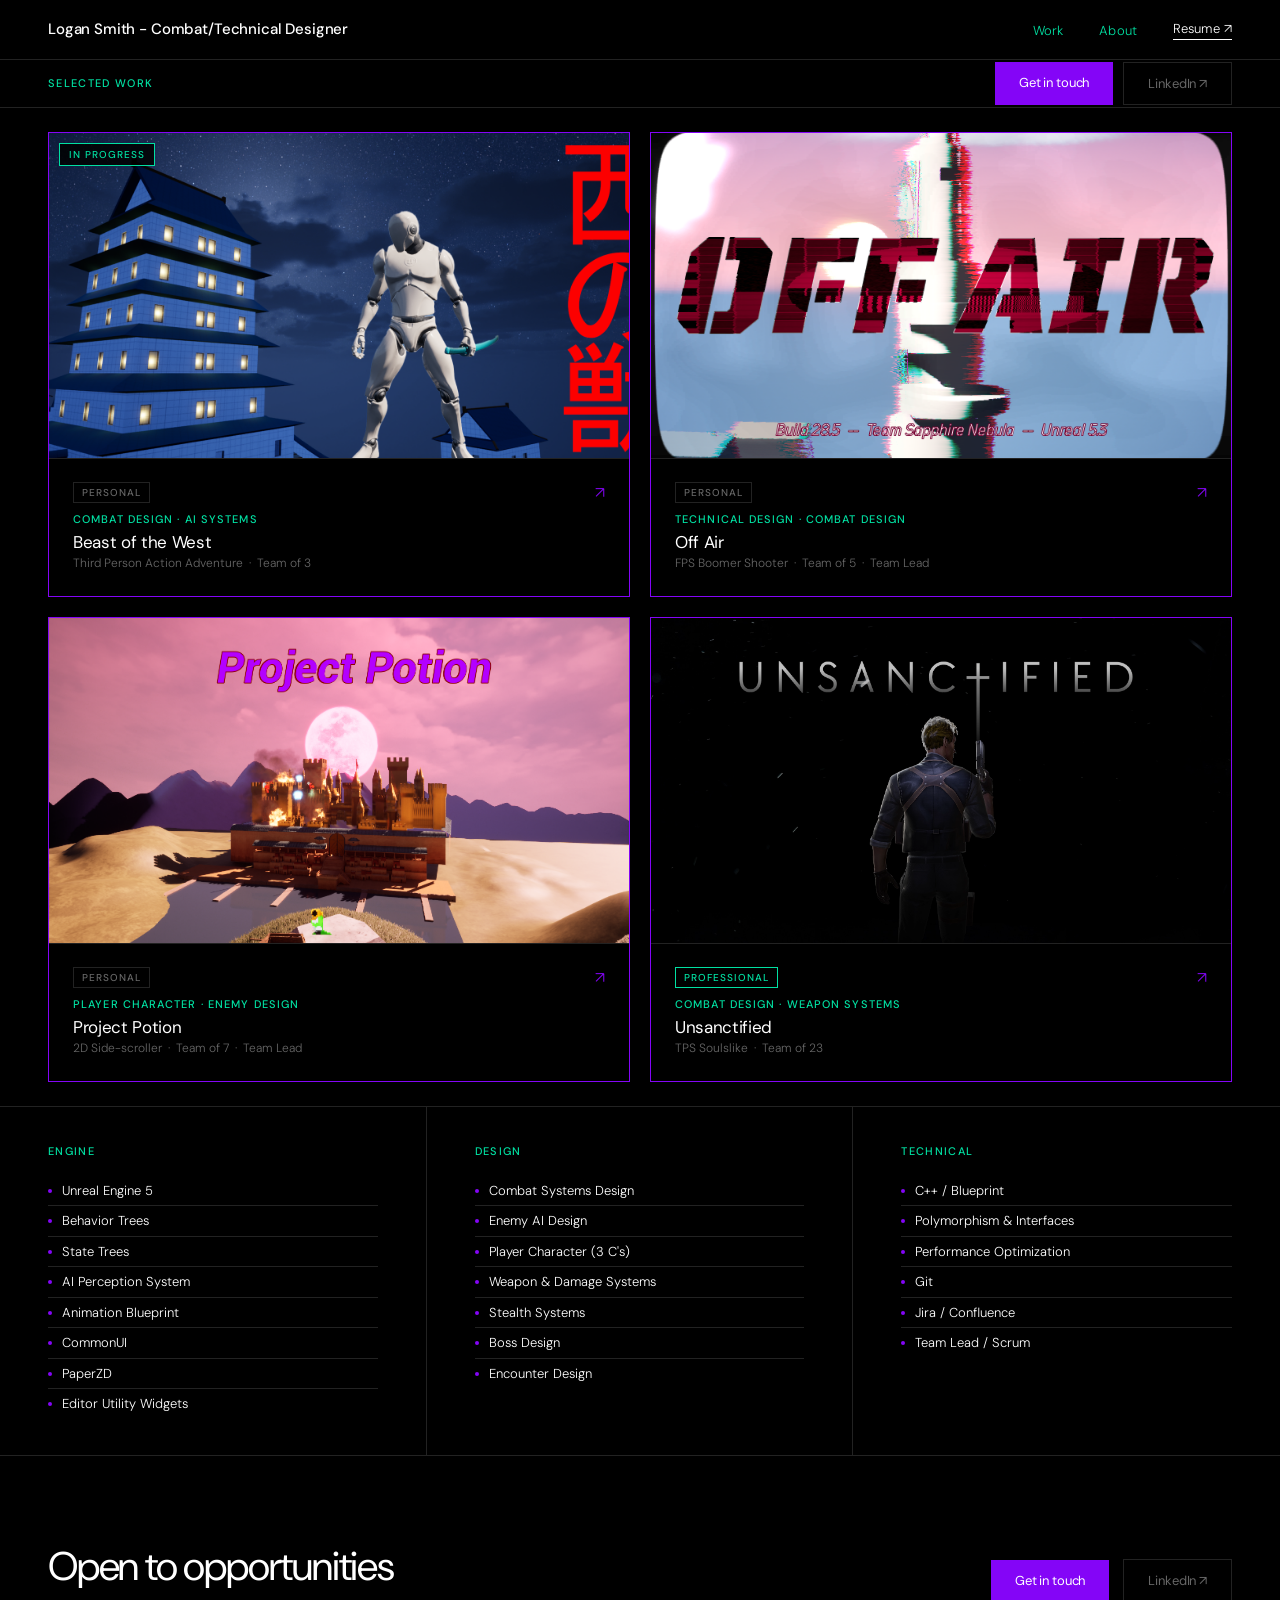
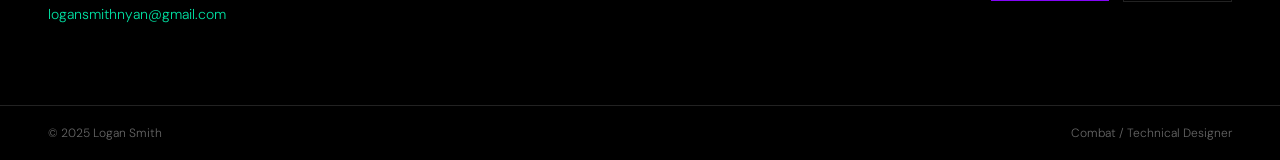
<file: index.html>
<!DOCTYPE html>
<html lang="en">
<head>
<meta charset="UTF-8">
<meta name="viewport" content="width=device-width, initial-scale=1.0">
<title>Logan Smith — Combat & Technical Designer</title>
<link rel="preconnect" href="https://fonts.googleapis.com">
<link href="https://fonts.googleapis.com/css2?family=DM+Sans:ital,wght@0,300;0,400;0,500;1,300&display=swap" rel="stylesheet">
<style>
*, *::before, *::after { box-sizing: border-box; margin: 0; padding: 0; }

:root {
  --white:   #ffffff;
  --off:     #111111;
  --black:   #000000;
  --mid:     #01E0A2;
  --light:   #666666;
  --rule:    #222222;
  --accent:  #8405F7;
  --purple:  #8405F7;
  --green:   #01E0A2;
}

html { scroll-behavior: smooth; }

body {
  background: var(--black);
  color: var(--white);
  font-family: 'DM Sans', sans-serif;
  font-weight: 300;
  line-height: 1.5;
  -webkit-font-smoothing: antialiased;
}

/* ── NAV ── */
nav {
  position: sticky; top: 0; z-index: 50;
  display: flex; align-items: center; justify-content: space-between;
  padding: 0 48px;
  height: 60px;
  background: rgba(0,0,0,0.96);
  border-bottom: 1px solid var(--rule);
  backdrop-filter: blur(8px);
}

.nav-name {
  font-size: 15px;
  font-weight: 500;
  color: var(--white);
  text-decoration: none;
  letter-spacing: -0.01em;
}

.nav-links {
  display: flex; gap: 36px;
  list-style: none; align-items: center;
}

.nav-links a {
  font-size: 13px;
  color: var(--mid);
  text-decoration: none;
  letter-spacing: 0.01em;
  transition: color 0.15s;
}

.nav-links a:hover { color: var(--white); }

.nav-links .resume {
  color: var(--white);
  border-bottom: 1px solid var(--white);
  padding-bottom: 1px;
}
.resume-dropdown {
  position: relative;
  align-self: stretch;
  display: flex;
  align-items: center;
}
.resume-dropdown .resume {
  font-size: 13px;
  color: var(--white);
  border-bottom: 1px solid var(--white);
  padding-bottom: 1px;
  cursor: default;
  user-select: none;
  letter-spacing: 0.01em;
}
.resume-menu {
  display: none;
  position: absolute;
  top: 100%;
  right: 0;
  background: rgba(0,0,0,0.96);
  border: 1px solid var(--purple);
  list-style: none;
  min-width: 160px;
  z-index: 100;
  backdrop-filter: blur(8px);
}
.resume-dropdown:hover .resume-menu,
.resume-dropdown:focus-within .resume-menu { display: block; }
.resume-menu li a {
  display: block;
  padding: 10px 16px;
  font-size: 13px;
  color: var(--light);
  text-decoration: none;
  white-space: nowrap;
  transition: color 0.15s;
}
.resume-menu li a:hover { color: var(--green); }
.resume-menu li + li { border-top: 1px solid var(--rule); }

/* ── SECTION LABEL ── */
.section-label {
  padding: 0 48px;
  height: 48px;
  font-size: 11px;
  font-weight: 500;
  letter-spacing: 0.12em;
  text-transform: uppercase;
  color: var(--mid);
  border-bottom: 1px solid var(--rule);
  display: flex;
  align-items: center;
  justify-content: space-between;
}
.section-label-actions {
  display: flex;
  gap: 10px;
  text-transform: none;
  letter-spacing: 0;
}

/* ── PROJECT GRID ── */
.projects {
  display: grid;
  grid-template-columns: repeat(2, 1fr);
  gap: 20px;
  padding: 24px 48px;
  border-bottom: 1px solid var(--rule);
}

.project-card {
  text-decoration: none;
  display: block;
  border: 1px solid var(--purple);
  position: relative;
  overflow: hidden;
  background: var(--black);
  transition: border-color 0.2s, box-shadow 0.2s;
}

.project-card:hover {
  border-color: var(--green);
  box-shadow: 0 0 16px rgba(1,224,162,0.15);
}

/* image */
.card-img {
  width: 100%;
  aspect-ratio: 16 / 9;
  background: var(--off);
  overflow: hidden;
  display: block;
  border-bottom: 1px solid var(--rule);
  position: relative;
}

.card-img img {
  width: 100%; height: 100%;
  object-fit: cover;
  display: block;
  transition: transform 0.5s ease;
}

.project-card:hover .card-img img { transform: scale(1.03); }

/* placeholder */
.img-ph {
  width: 100%; height: 100%;
  display: flex; flex-direction: column;
  align-items: center; justify-content: center; gap: 6px;
  background: #0a0a0a;
}

.img-ph span {
  font-size: 11px; color: var(--light);
  letter-spacing: 0.08em;
}

.img-ph code {
  font-size: 10px; color: #333;
}

/* wip tag */
.tag-wip {
  position: absolute; top: 10px; left: 10px;
  font-size: 10px; font-weight: 500;
  letter-spacing: 0.1em; text-transform: uppercase;
  color: var(--green);
  background: rgba(0,0,0,0.85);
  border: 1px solid var(--green);
  padding: 3px 9px;
}

/* personal / professional tags */
.tag-personal,
.tag-pro {
  display: inline-block;
  font-size: 10px; font-weight: 500;
  letter-spacing: 0.1em; text-transform: uppercase;
  padding: 2px 8px;
  margin-bottom: 8px;
}
.tag-personal {
  color: var(--light);
  border: 1px solid var(--rule);
}
.tag-pro {
  color: var(--green);
  border: 1px solid var(--green);
}

/* card info */
.card-info {
  padding: 20px 24px 24px;
  display: flex;
  align-items: flex-start;
  justify-content: space-between;
  gap: 16px;
}

.card-text { flex: 1; }

.card-genre {
  font-size: 11px;
  font-weight: 500;
  letter-spacing: 0.1em;
  text-transform: uppercase;
  color: var(--green);
  margin-bottom: 4px;
}

.card-title {
  font-size: 17px;
  font-weight: 400;
  letter-spacing: -0.02em;
  color: var(--white);
  margin-bottom: 2px;
  line-height: 1.2;
}

.card-sub {
  font-size: 12px;
  color: var(--light);
}

.card-arrow {
  font-size: 16px;
  color: var(--purple);
  transition: color 0.15s, transform 0.2s;
  margin-top: 2px;
  flex-shrink: 0;
}

.project-card:hover .card-arrow {
  color: var(--green);
  transform: translate(2px, -2px);
}

/* ── SKILLS ROW ── */
.skills-row {
  display: grid;
  grid-template-columns: repeat(3, 1fr);
  border-bottom: 1px solid var(--rule);
}

.skill-col {
  padding: 36px 48px;
  border-right: 1px solid var(--rule);
}
.skill-col:last-child { border-right: none; }

.skill-col h3 {
  font-size: 11px;
  font-weight: 500;
  letter-spacing: 0.12em;
  text-transform: uppercase;
  color: var(--green);
  margin-bottom: 16px;
}

.skill-col ul { list-style: none; }

.skill-col li {
  font-size: 13px;
  color: var(--white);
  padding: 5px 0;
  border-bottom: 1px solid var(--rule);
  display: flex;
  align-items: center;
  gap: 10px;
}

.skill-col li:last-child { border-bottom: none; }

.skill-col li::before {
  content: '';
  display: block;
  width: 4px; height: 4px;
  border-radius: 50%;
  background: var(--purple);
  flex-shrink: 0;
}

/* ── CONTACT ── */
.contact {
  padding: 80px 48px;
  display: flex;
  align-items: center;
  justify-content: space-between;
  gap: 40px;
  flex-wrap: wrap;
  border-bottom: 1px solid var(--rule);
}

.contact h2 {
  font-size: clamp(24px, 3.5vw, 40px);
  font-weight: 400;
  letter-spacing: -0.03em;
  color: var(--white);
  margin-bottom: 8px;
}

.contact p {
  font-size: 14px;
  color: var(--green);
}

.contact-links {
  display: flex; gap: 14px; flex-wrap: wrap; align-items: center;
}

.btn {
  font-size: 13px;
  font-weight: 400;
  text-decoration: none;
  padding: 11px 24px;
  transition: all 0.18s;
  display: inline-block;
  letter-spacing: -0.01em;
}

.btn-dark {
  background: var(--purple); color: var(--white);
}
.btn-dark:hover { background: var(--green); color: var(--black); }

.btn-outline {
  border: 1px solid var(--rule); color: var(--light);
}
.btn-outline:hover { border-color: var(--purple); color: var(--white); }

/* ── FOOTER ── */
footer {
  padding: 18px 48px;
  display: flex;
  justify-content: space-between;
  align-items: center;
  font-size: 12px;
  color: var(--light);
}

/* ── RESPONSIVE ── */
@media (max-width: 800px) {
  nav, .intro, .section-label, .contact, footer { padding-left: 20px; padding-right: 20px; }
  .section-label { height: auto; padding-top: 14px; padding-bottom: 14px; flex-wrap: wrap; gap: 12px; }
  .intro { flex-direction: column; align-items: flex-start; padding-top: 48px; padding-bottom: 40px; }
  .intro-right { display: none; }
  .projects { grid-template-columns: 1fr; }
  .skills-row { grid-template-columns: 1fr; }
  .skill-col { padding: 28px 20px; border-right: none; }
  .contact { flex-direction: column; align-items: flex-start; }
}
</style>
</head>
<body>

<nav>
  <a href="index.html" class="nav-name">Logan Smith - Combat/Technical Designer</a>
  <ul class="nav-links">
    <li><a href="index.html">Work</a></li>
    <li><a href="about.html">About</a></li>
    <li class="resume-dropdown">
      <span class="resume">Resume ↗</span>
      <ul class="resume-menu">
        <li><a href="game-design-resume.pdf?v=2" target="_blank">Game Design</a></li>
        <li><a href="test-engineer-resume.pdf" target="_blank">Test Engineer</a></li>
      </ul>
    </li>
  </ul>
</nav>

<div class="section-label">
  Selected Work
  <div class="section-label-actions">
    <a href="mailto:logansmithnyan@gmail.com" class="btn btn-dark">Get in touch</a>
    <a href="https://www.linkedin.com/in/logan-smith-73a0a2197/" target="_blank" class="btn btn-outline">LinkedIn ↗</a>
  </div>
</div>

<div class="projects">

  <a href="beast-of-the-west.html" class="project-card">
    <div class="card-img">
      <!-- To add image: save a screenshot, then replace the img-ph div below with:
           <img src="images/beast-of-the-west.jpg" alt="Beast of the West"> -->
      <div class="img-ph">
        <!--
        <span>Add screenshot</span>
        <code>images/beast-of-the-west.jpg</code>
        -->
        <img src="images/beast-of-the-west.png" alt="Beast of the West">
      </div>
      <span class="tag-wip">In Progress</span>
    </div>
    <div class="card-info">
      <div class="card-text">
        <span class="tag-personal">Personal</span>
        <div class="card-genre">Combat Design · AI Systems</div>
        <div class="card-title">Beast of the West</div>
        <div class="card-sub">Third Person Action Adventure &nbsp;·&nbsp; Team of 3</div>
      </div>
      <span class="card-arrow">↗</span>
    </div>
  </a>

  <a href="off-air.html" class="project-card">
    <div class="card-img">
      <!-- <span>Add screenshot</span>
        <code>images/off-air.jpg</code> -->
      <div class="img-ph">
        <img src="images/off-air.png" alt="Off Air">
      </div>
    </div>
    <div class="card-info">
      <div class="card-text">
        <span class="tag-personal">Personal</span>
        <div class="card-genre">Technical Design · Combat Design</div>
        <div class="card-title">Off Air</div>
        <div class="card-sub">FPS Boomer Shooter &nbsp;·&nbsp; Team of 5 &nbsp;·&nbsp; Team Lead</div>
      </div>
      <span class="card-arrow">↗</span>
    </div>
  </a>

  <a href="project-potion.html" class="project-card">
    <div class="card-img">
      <!-- <img src="images/project-potion.jpg" alt="Project Potion"> -->
      <div class="img-ph">
        <img src="images/project-potion.png" alt="Project Potion">
      </div>
    </div>
    <div class="card-info">
      <div class="card-text">
        <span class="tag-personal">Personal</span>
        <div class="card-genre">Player Character · Enemy Design</div>
        <div class="card-title">Project Potion</div>
        <div class="card-sub">2D Side-scroller &nbsp;·&nbsp; Team of 7 &nbsp;·&nbsp; Team Lead</div>
      </div>
      <span class="card-arrow">↗</span>
    </div>
  </a>

  <a href="unsanctified.html" class="project-card">
    <div class="card-img">
      <!-- <img src="images/unsanctified.jpg" alt="Unsanctified"> -->
      <div class="img-ph">
        <img src="images/unsanctified.png" alt="Unsanctified">
      </div>
    </div>
    <div class="card-info">
      <div class="card-text">
        <span class="tag-pro">Professional</span>
        <div class="card-genre">Combat Design · Weapon Systems</div>
        <div class="card-title">Unsanctified</div>
        <div class="card-sub">TPS Soulslike &nbsp;·&nbsp; Team of 23</div>
      </div>
      <span class="card-arrow">↗</span>
    </div>
  </a>

</div>

<div class="skills-row">
  <div class="skill-col">
    <h3>Engine</h3>
    <ul>
      <li>Unreal Engine 5</li>
      <li>Behavior Trees</li>
      <li>State Trees</li>
      <li>AI Perception System</li>
      <li>Animation Blueprint</li>
      <li>CommonUI</li>
      <li>PaperZD</li>
      <li>Editor Utility Widgets</li>
    </ul>
  </div>
  <div class="skill-col">
    <h3>Design</h3>
    <ul>
      <li>Combat Systems Design</li>
      <li>Enemy AI Design</li>
      <li>Player Character (3 C's)</li>
      <li>Weapon &amp; Damage Systems</li>
      <li>Stealth Systems</li>
      <li>Boss Design</li>
      <li>Encounter Design</li>
    </ul>
  </div>
  <div class="skill-col">
    <h3>Technical</h3>
    <ul>
      <li>C++ / Blueprint</li>
      <li>Polymorphism &amp; Interfaces</li>
      <li>Performance Optimization</li>
      <li>Git</li>
      <li>Jira / Confluence</li>
      <li>Team Lead / Scrum</li>
    </ul>
  </div>
</div>

<div class="contact">
  <div>
    <h2>Open to opportunities</h2>
    <p>logansmithnyan@gmail.com</p>
  </div>
  <div class="contact-links">
    <a href="mailto:logansmithnyan@gmail.com" class="btn btn-dark">Get in touch</a>
    <a href="https://www.linkedin.com/in/logan-smith-73a0a2197/" target="_blank" class="btn btn-outline">LinkedIn ↗</a>
  </div>
</div>

<footer>
  <span>© 2025 Logan Smith</span>
  <span>Combat / Technical Designer</span>
</footer>

</body>
</html>
</file>
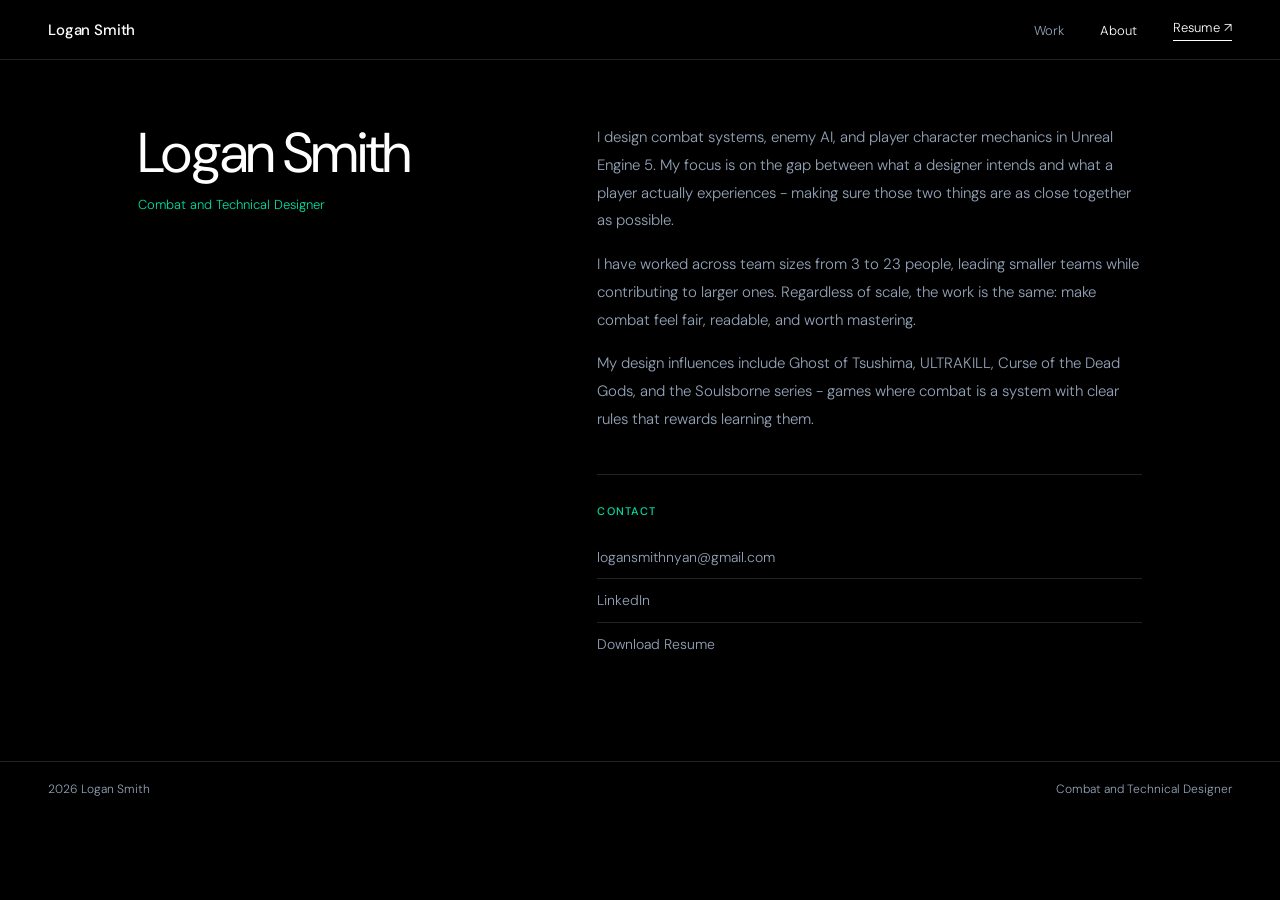
<file: about.html>
<!DOCTYPE html>
<html lang="en">
<head>
<meta charset="UTF-8">
<meta name="viewport" content="width=device-width, initial-scale=1.0">
<title>About - Logan Smith</title>
<link rel="preconnect" href="https://fonts.googleapis.com">
<link href="https://fonts.googleapis.com/css2?family=DM+Sans:ital,wght@0,300;0,400;0,500;1,300&display=swap" rel="stylesheet">
<link rel="stylesheet" href="project-style.css">
<style>
.about-wrap { max-width:1100px; margin:0 auto; padding:64px 48px 96px; display:grid; grid-template-columns:1fr 1.5fr; gap:96px; align-items:start; }
.about-l h1 { font-size:clamp(36px,5vw,56px); font-weight:400; letter-spacing:-0.03em; line-height:1.05; color:var(--white); margin-bottom:12px; }
.about-role { font-size:13px; color:var(--green); margin-bottom:36px; }
.about-r p { font-size:15px; color:var(--light); line-height:1.85; margin-bottom:16px; }
.contact-block { margin-top:40px; border-top:1px solid var(--rule); padding-top:28px; }
.contact-block h3 { font-size:11px; font-weight:500; letter-spacing:0.12em; text-transform:uppercase; color:var(--green); margin-bottom:16px; }
.contact-block a { display:block; font-size:14px; color:var(--light); text-decoration:none; padding:10px 0; border-bottom:1px solid var(--rule); transition:color 0.15s; }
.contact-block a:hover { color:var(--green); }
.contact-block a:last-child { border-bottom:none; }
@media(max-width:768px) { .about-wrap { grid-template-columns:1fr; gap:40px; padding:40px 20px 60px; } }
@media(max-width:768px) { .about-wrap { grid-template-columns:1fr; gap:40px; padding:40px 20px 60px; } }
</style>
</head>
<body>
<nav>
  <a href="index.html" class="nav-name">Logan Smith</a>
  <ul class="nav-links">
    <li><a href="index.html">Work</a></li>
    <li><a href="about.html" style="color:var(--white)">About</a></li>
    <li class="resume-dropdown">
      <span class="resume">Resume ↗</span>
      <ul class="resume-menu">
        <li><a href="game-design-resume.pdf?v=2" target="_blank">Game Design</a></li>
        <li><a href="test-engineer-resume.pdf" target="_blank">Test Engineer</a></li>
      </ul>
    </li>
  </ul>
</nav>
<div class="about-wrap">
  <div class="about-l">
    <h1>Logan Smith</h1>
    <div class="about-role">Combat and Technical Designer</div>
  </div>
  <div class="about-r">
    <p>I design combat systems, enemy AI, and player character mechanics in Unreal Engine 5. My focus is on the gap between what a designer intends and what a player actually experiences - making sure those two things are as close together as possible.</p>
    <p>I have worked across team sizes from 3 to 23 people, leading smaller teams while contributing to larger ones. Regardless of scale, the work is the same: make combat feel fair, readable, and worth mastering.</p>
    <p>My design influences include Ghost of Tsushima, ULTRAKILL, Curse of the Dead Gods, and the Soulsborne series - games where combat is a system with clear rules that rewards learning them.</p>
    <div class="contact-block">
      <h3>Contact</h3>
      <a href="mailto:logansmithnyan@gmail.com">logansmithnyan@gmail.com</a>
      <a href="https://www.linkedin.com/in/logan-smith-73a0a2197/" target="_blank">LinkedIn</a>
      <a href="game-design-resume.pdf?v=2" target="_blank">Download Resume</a>
    </div>
  </div>
</div>
<div class="project-footer" style="padding-left:48px; padding-right:48px;">
  <span>2026 Logan Smith</span>
  <span>Combat and Technical Designer</span>
</div>
</body>
</html>
</file>
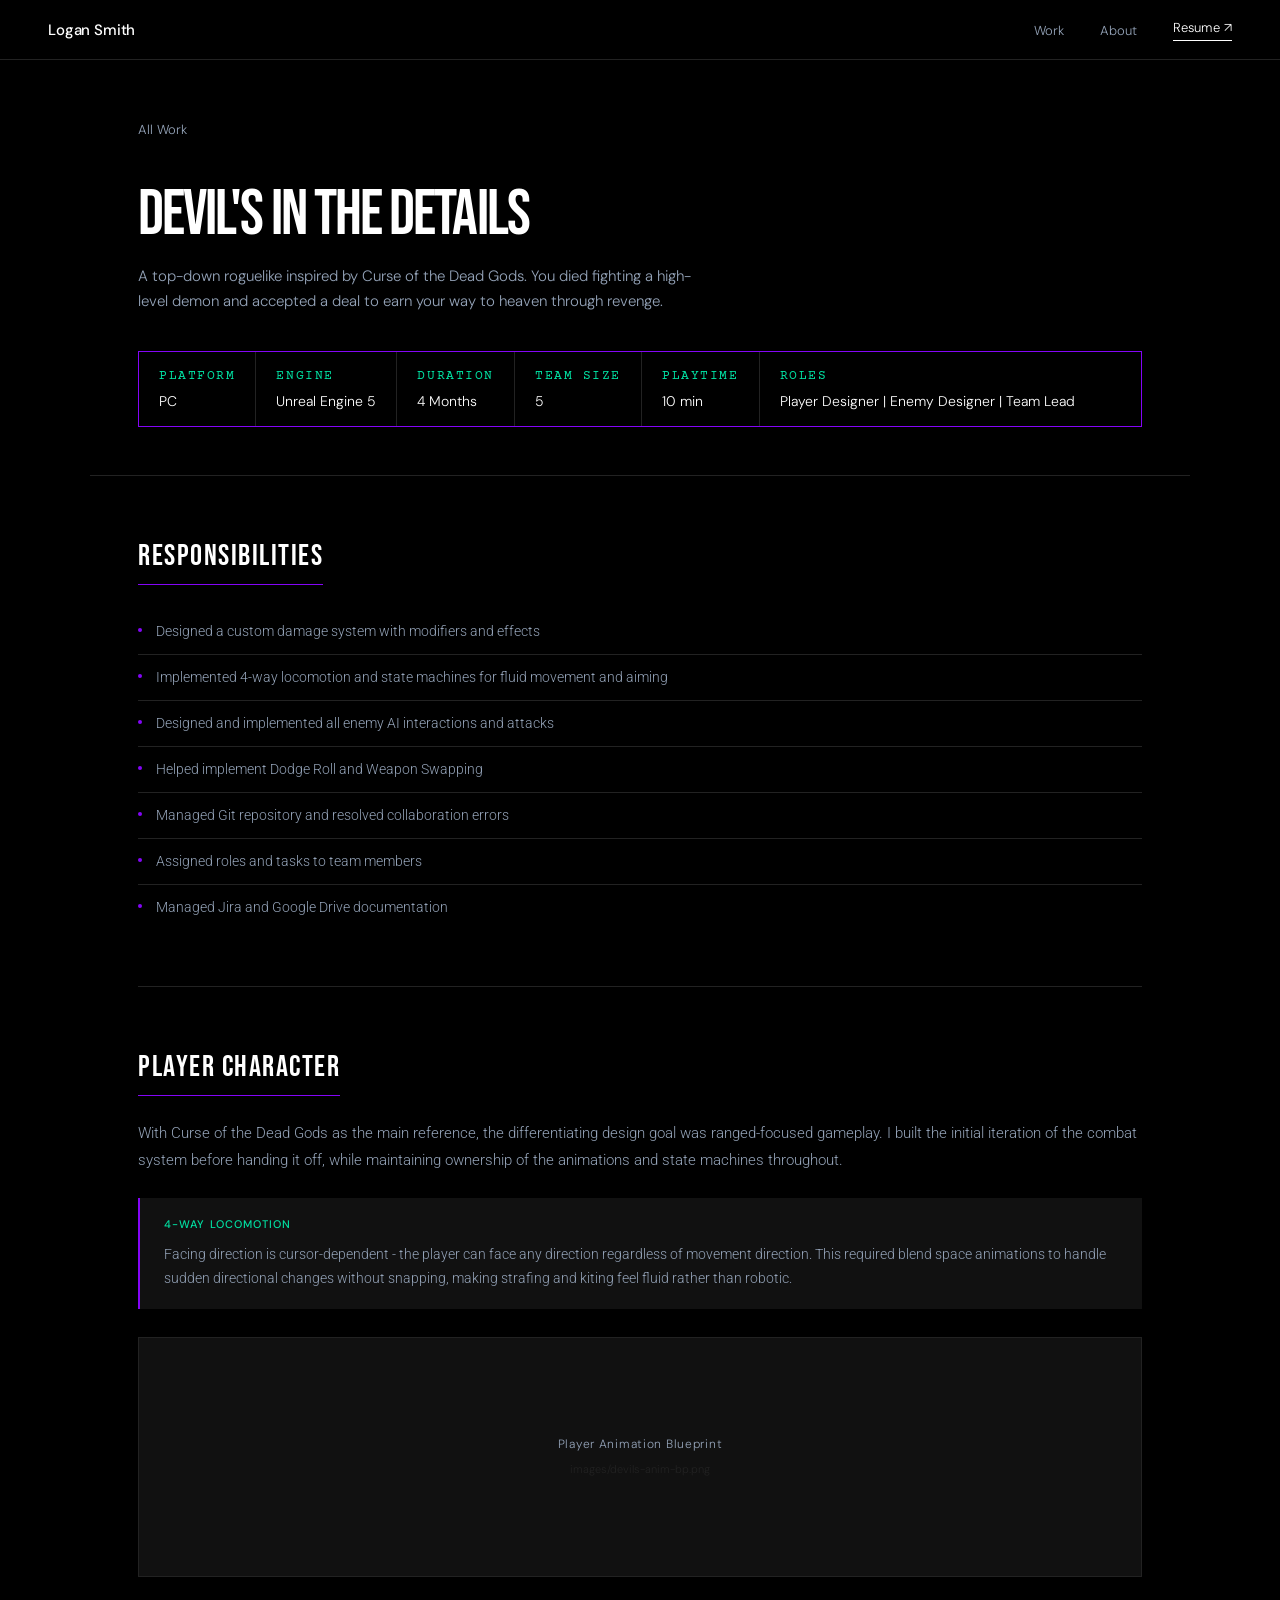
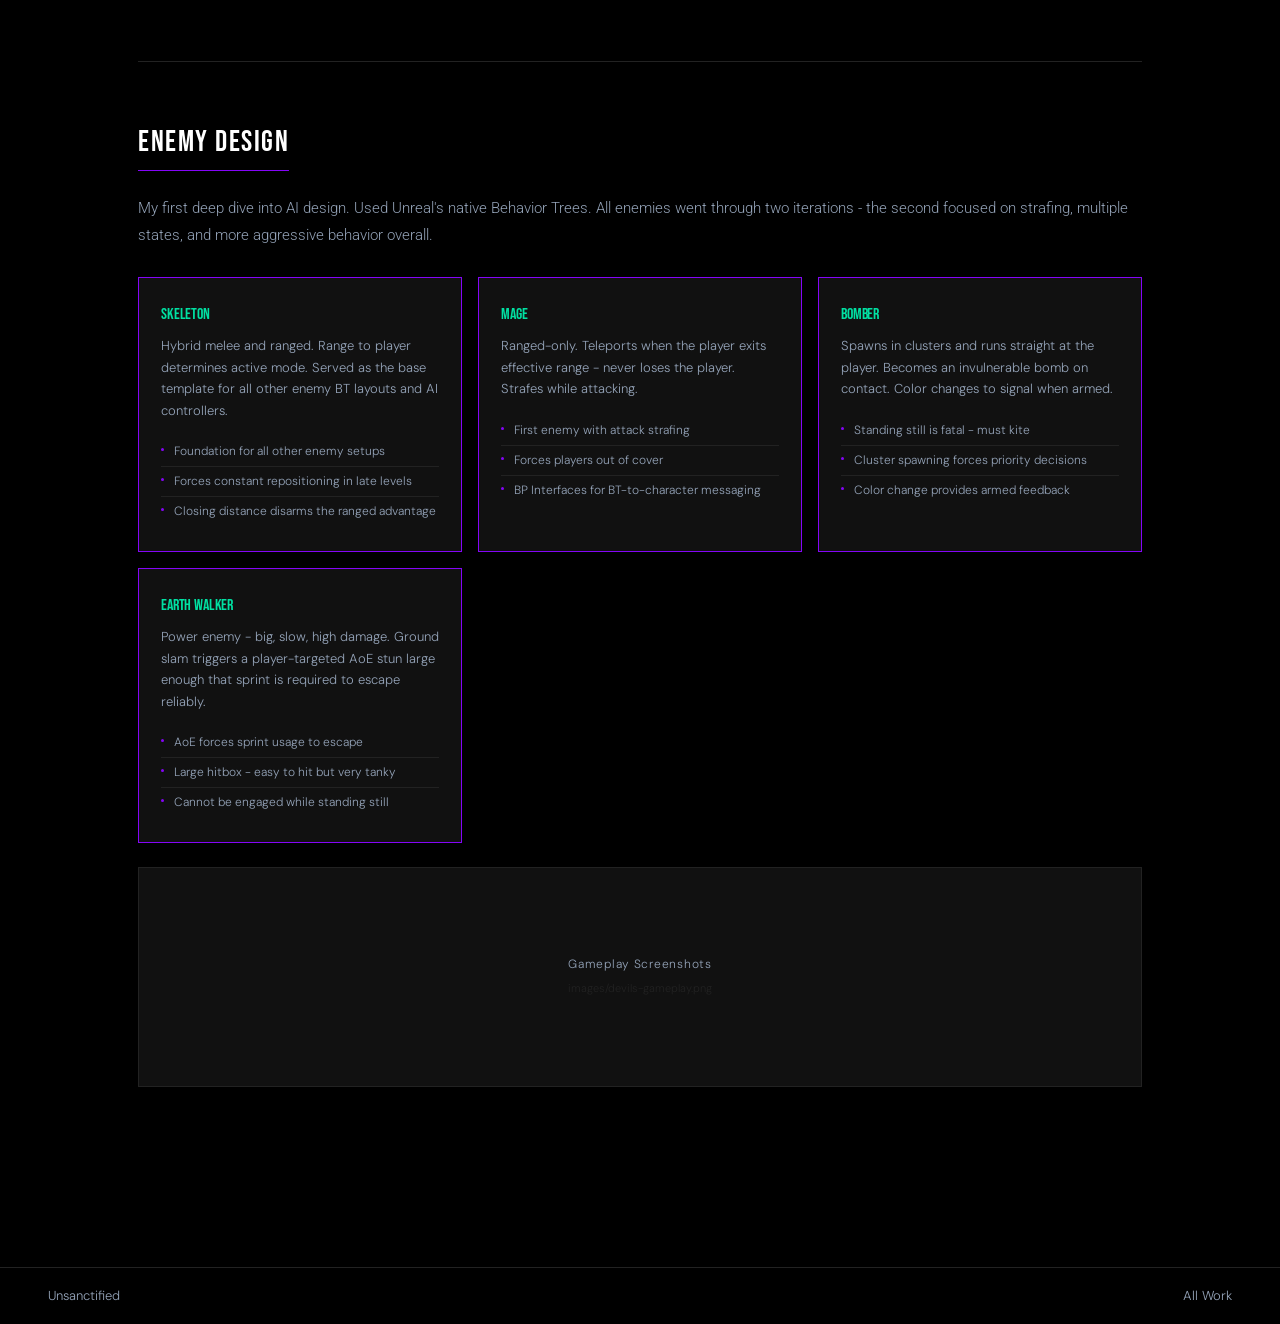
<file: devils-in-the-details.html>
<!DOCTYPE html>
<html lang="en">
<head>
<meta charset="UTF-8">
<meta name="viewport" content="width=device-width, initial-scale=1.0">
<title>Devil's in the Details - Logan Smith</title>
<link rel="preconnect" href="https://fonts.googleapis.com">
<link href="https://fonts.googleapis.com/css2?family=DM+Sans:ital,wght@0,300;0,400;0,500;1,300&display=swap" rel="stylesheet">
<link rel="stylesheet" href="project-style.css">
</head>
<body>
<nav>
  <a href="index.html" class="nav-name">Logan Smith</a>
  <ul class="nav-links">
    <li><a href="index.html">Work</a></li>
    <li><a href="about.html">About</a></li>
    <li class="resume-dropdown">
      <span class="resume">Resume ↗</span>
      <ul class="resume-menu">
        <li><a href="game-design-resume.pdf?v=2" target="_blank">Game Design</a></li>
        <li><a href="test-engineer-resume.pdf" target="_blank">Test Engineer</a></li>
      </ul>
    </li>
  </ul>
</nav>
<div class="project-hero">
  <a href="index.html" class="back-link">All Work</a>
  <h1 class="project-title">Devil's in the Details</h1>
  <p class="project-tagline">A top-down roguelike inspired by Curse of the Dead Gods. You died fighting a high-level demon and accepted a deal to earn your way to heaven through revenge.</p>
  <div class="meta-bar">
    <div class="meta-item"><span class="label">Platform</span><span class="value">PC</span></div>
    <div class="meta-item"><span class="label">Engine</span><span class="value">Unreal Engine 5</span></div>
    <div class="meta-item"><span class="label">Duration</span><span class="value">4 Months</span></div>
    <div class="meta-item"><span class="label">Team Size</span><span class="value">5</span></div>
    <div class="meta-item"><span class="label">Playtime</span><span class="value">10 min</span></div>
    <div class="meta-item"><span class="label">Roles</span><span class="value">Player Designer | Enemy Designer | Team Lead</span></div>
  </div>
</div>
<div class="project-content">
  <div class="content-section">
    <h2 class="section-heading">Responsibilities</h2>
    <ul class="resp-list">
      <li>Designed a custom damage system with modifiers and effects</li>
      <li>Implemented 4-way locomotion and state machines for fluid movement and aiming</li>
      <li>Designed and implemented all enemy AI interactions and attacks</li>
      <li>Helped implement Dodge Roll and Weapon Swapping</li>
      <li>Managed Git repository and resolved collaboration errors</li>
      <li>Assigned roles and tasks to team members</li>
      <li>Managed Jira and Google Drive documentation</li>
    </ul>
  </div>
  <div class="content-section">
    <h2 class="section-heading">Player Character</h2>
    <p class="body-text">With Curse of the Dead Gods as the main reference, the differentiating design goal was ranged-focused gameplay. I built the initial iteration of the combat system before handing it off, while maintaining ownership of the animations and state machines throughout.</p>
    <div class="callout">
      <div class="callout-title">4-Way Locomotion</div>
      <p>Facing direction is cursor-dependent - the player can face any direction regardless of movement direction. This required blend space animations to handle sudden directional changes without snapping, making strafing and kiting feel fluid rather than robotic.</p>
    </div>
    <div class="img-placeholder" style="height:240px;">
      <div class="ph-l">Player Animation Blueprint</div>
      <div class="ph-s">images/devils-anim-bp.png</div>
    </div>
  </div>
  <div class="content-section">
    <h2 class="section-heading">Enemy Design</h2>
    <p class="body-text">My first deep dive into AI design. Used Unreal's native Behavior Trees. All enemies went through two iterations - the second focused on strafing, multiple states, and more aggressive behavior overall.</p>
    <div class="enemy-grid">
      <div class="enemy-card">
        <div class="enemy-name">Skeleton</div>
        <div class="enemy-desc">Hybrid melee and ranged. Range to player determines active mode. Served as the base template for all other enemy BT layouts and AI controllers.</div>
        <ul class="enemy-traits">
          <li>Foundation for all other enemy setups</li>
          <li>Forces constant repositioning in late levels</li>
          <li>Closing distance disarms the ranged advantage</li>
        </ul>
      </div>
      <div class="enemy-card">
        <div class="enemy-name">Mage</div>
        <div class="enemy-desc">Ranged-only. Teleports when the player exits effective range - never loses the player. Strafes while attacking.</div>
        <ul class="enemy-traits">
          <li>First enemy with attack strafing</li>
          <li>Forces players out of cover</li>
          <li>BP Interfaces for BT-to-character messaging</li>
        </ul>
      </div>
      <div class="enemy-card">
        <div class="enemy-name">Bomber</div>
        <div class="enemy-desc">Spawns in clusters and runs straight at the player. Becomes an invulnerable bomb on contact. Color changes to signal when armed.</div>
        <ul class="enemy-traits">
          <li>Standing still is fatal - must kite</li>
          <li>Cluster spawning forces priority decisions</li>
          <li>Color change provides armed feedback</li>
        </ul>
      </div>
      <div class="enemy-card">
        <div class="enemy-name">Earth Walker</div>
        <div class="enemy-desc">Power enemy - big, slow, high damage. Ground slam triggers a player-targeted AoE stun large enough that sprint is required to escape reliably.</div>
        <ul class="enemy-traits">
          <li>AoE forces sprint usage to escape</li>
          <li>Large hitbox - easy to hit but very tanky</li>
          <li>Cannot be engaged while standing still</li>
        </ul>
      </div>
    </div>
    <div class="img-placeholder" style="height:220px; margin-top:24px;">
      <div class="ph-l">Gameplay Screenshots</div>
      <div class="ph-s">images/devils-gameplay.png</div>
    </div>
  </div>
</div>
<div class="project-footer">
  <a href="unsanctified.html">Unsanctified</a>
  <a href="index.html">All Work</a>
</div>
</body>
</html>
</file>
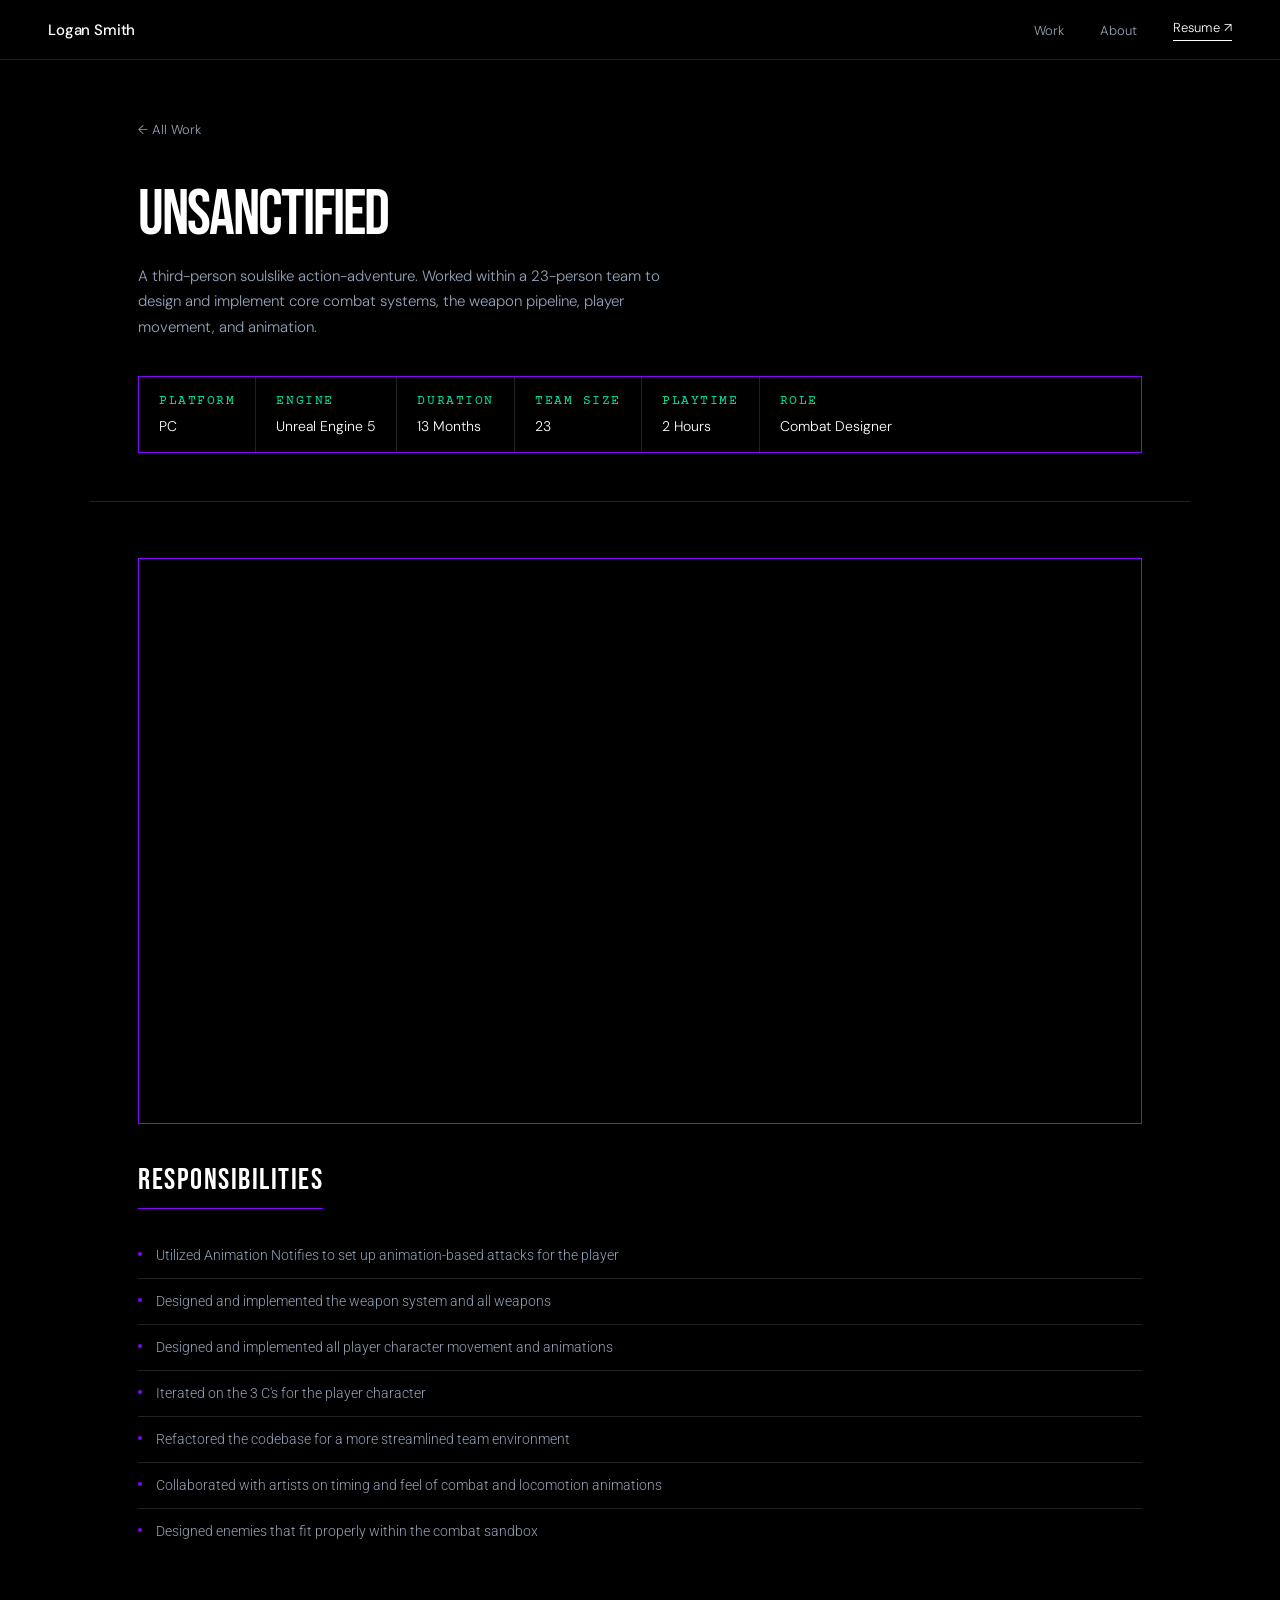
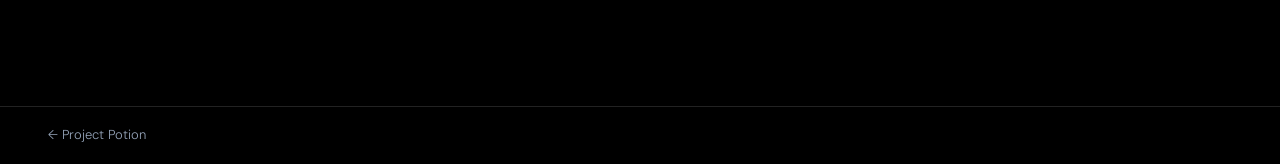
<file: unsanctified.html>
<!DOCTYPE html>
<html lang="en">
<head>
<meta charset="UTF-8">
<meta name="viewport" content="width=device-width, initial-scale=1.0">
<title>Unsanctified - Logan Smith</title>
<link rel="preconnect" href="https://fonts.googleapis.com">
<link href="https://fonts.googleapis.com/css2?family=DM+Sans:ital,wght@0,300;0,400;0,500;1,300&display=swap" rel="stylesheet">
<link rel="stylesheet" href="project-style.css">
<style>
  .project-video-box {
    margin-bottom: 32px;
  }
  .video-wrapper {
    position: relative;
    padding-bottom: 56.25%;
    height: 0;
    overflow: hidden;
    border: 1px solid var(--purple);
  }
  .video-wrapper iframe {
    position: absolute;
    top: 0;
    left: 0;
    width: 100%;
    height: 100%;
    border: none;
    display: block;
  }
</style>
</head>
<body>
<nav>
  <a href="index.html" class="nav-name">Logan Smith</a>
  <ul class="nav-links">
    <li><a href="index.html">Work</a></li>
    <li><a href="about.html">About</a></li>
    <li class="resume-dropdown">
      <span class="resume">Resume ↗</span>
      <ul class="resume-menu">
        <li><a href="game-design-resume.pdf?v=2" target="_blank">Game Design</a></li>
        <li><a href="test-engineer-resume.pdf" target="_blank">Test Engineer</a></li>
      </ul>
    </li>
  </ul>
</nav>
<div class="project-hero">
  <a href="index.html" class="back-link">← All Work</a>
  <h1 class="project-title">Unsanctified</h1>
  <p class="project-tagline">A third-person soulslike action-adventure. Worked within a 23-person team to design and implement core combat systems, the weapon pipeline, player movement, and animation.</p>
  <div class="meta-bar">
    <div class="meta-item"><span class="label">Platform</span><span class="value">PC</span></div>
    <div class="meta-item"><span class="label">Engine</span><span class="value">Unreal Engine 5</span></div>
    <div class="meta-item"><span class="label">Duration</span><span class="value">13 Months</span></div>
    <div class="meta-item"><span class="label">Team Size</span><span class="value">23</span></div>
    <div class="meta-item"><span class="label">Playtime</span><span class="value">2 Hours</span></div>
    <div class="meta-item"><span class="label">Role</span><span class="value">Combat Designer</span></div>
  </div>
</div>
<div class="project-content">
  <div class="content-section">
    <div class="project-video-box">
      <div class="video-wrapper">
        <iframe src="https://www.youtube.com/embed/6RT54vY_SB8?" allow="acceleromerator; fullscreen" allowfullscreen></iframe>
      </div>
    </div>
    <h2 class="section-heading">Responsibilities</h2>
    <ul class="resp-list">
      <li>Utilized Animation Notifies to set up animation-based attacks for the player</li>
      <li>Designed and implemented the weapon system and all weapons</li>
      <li>Designed and implemented all player character movement and animations</li>
      <li>Iterated on the 3 C's for the player character</li>
      <li>Refactored the codebase for a more streamlined team environment</li>
      <li>Collaborated with artists on timing and feel of combat and locomotion animations</li>
      <li>Designed enemies that fit properly within the combat sandbox</li>
    </ul>
  </div>
</div>
<div class="project-footer">
  <a href="project-potion.html">← Project Potion</a>
</div>
</body>
</html>
</file>
<file: project-style.css>
@import url('https://fonts.googleapis.com/css2?family=Bebas+Neue&family=Roboto:wght@300;400;500&family=Courier+Prime:wght@400;700&display=swap');

*, *::before, *::after { box-sizing: border-box; margin: 0; padding: 0; }

:root {
  --white:  #ffffff;
  --off:    #111111;
  --black:  #000000;
  --mid:    #01E0A2;
  --light:  #94A3B8;
  --rule:   #222222;
  --purple: #8405F7;
  --green:  #01E0A2;
}

html { scroll-behavior: smooth; }

body {
  background: var(--black);
  color: var(--white);
  font-family: 'DM Sans', sans-serif;
  font-weight: 300;
  line-height: 1.6;
  -webkit-font-smoothing: antialiased;
}

/* NAV */
nav {
  position: sticky; top: 0; z-index: 50;
  display: flex; align-items: center; justify-content: space-between;
  padding: 0 48px; height: 60px;
  background: rgba(0,0,0,0.96);
  border-bottom: 1px solid var(--rule);
  backdrop-filter: blur(8px);
}

.nav-name {
  font-size: 15px; font-weight: 500;
  color: var(--white); text-decoration: none;
  letter-spacing: -0.01em;
}

.nav-links { display: flex; gap: 36px; list-style: none; align-items: center; }
.nav-links a {
  font-size: 13px; color: var(--light);
  text-decoration: none; transition: color 0.15s;
}
.nav-links a:hover { color: var(--white); }
.nav-links .resume {
  color: var(--white);
  border-bottom: 1px solid var(--white);
  padding-bottom: 1px;
}
.resume-dropdown {
  position: relative;
  align-self: stretch;
  display: flex;
  align-items: center;
}
.resume-dropdown .resume {
  font-size: 13px;
  color: var(--white);
  border-bottom: 1px solid var(--white);
  padding-bottom: 1px;
  cursor: default;
  user-select: none;
  letter-spacing: 0.01em;
}
.resume-menu {
  display: none;
  position: absolute;
  top: 100%;
  right: 0;
  background: rgba(0,0,0,0.96);
  border: 1px solid var(--purple);
  list-style: none;
  min-width: 160px;
  z-index: 100;
  backdrop-filter: blur(8px);
}
.resume-dropdown:hover .resume-menu,
.resume-dropdown:focus-within .resume-menu { display: block; }
.resume-menu li a {
  display: block;
  padding: 10px 16px;
  font-size: 13px;
  color: var(--light);
  text-decoration: none;
  white-space: nowrap;
  transition: color 0.15s;
}
.resume-menu li a:hover { color: var(--green); }
.resume-menu li + li { border-top: 1px solid var(--rule); }

/* PROJECT HERO */
.project-hero {
  padding: 56px 48px 48px;
  border-bottom: 1px solid var(--rule);
  max-width: 1100px;
  margin: 0 auto;
}

.back-link {
  font-size: 13px; color: var(--light);
  text-decoration: none;
  display: inline-flex; align-items: center; gap: 6px;
  margin-bottom: 40px; transition: color 0.15s;
}
.back-link:hover { color: var(--green); }

.project-eyebrow {
  font-size: 11px; font-weight: 500;
  letter-spacing: 0.12em; text-transform: uppercase;
  color: var(--green); margin-bottom: 12px;
}

.project-title {
  font-size: clamp(36px, 5.5vw, 64px);
  font-weight: 400; letter-spacing: -0.03em;
  line-height: 1.05; color: var(--white);
  margin-bottom: 16px;
}

.project-tagline {
  font-size: 15px; color: var(--light);
  max-width: 560px; line-height: 1.7;
  margin-bottom: 36px;
}

/* META BAR */
.meta-bar {
  display: flex; flex-wrap: wrap;
  border: 1px solid var(--purple);
  background: var(--black);
}

.meta-item {
  padding: 14px 20px;
  border-right: 1px solid var(--rule);
  font-size: 14px; min-width: 100px;
}

.meta-item:last-child { border-right: none; }

.meta-item .label {
  font-size: 13px; font-weight: 500;
  letter-spacing: 0.12em; text-transform: uppercase;
  color: var(--green); display: block; margin-bottom: 3px;
}

.meta-item .value { color: var(--white); }

/* CONTENT */
.project-content {
  max-width: 1100px;
  margin: 0 auto;
  padding: 0 48px 96px;
}

.content-section {
  padding: 56px 0;
  border-bottom: 1px solid var(--rule);
}
.content-section:last-child { border-bottom: none; }

.section-heading {
  font-size: 30px; font-weight: 400;
  letter-spacing: 0.05em; color: var(--white);
  margin-bottom: 24px;
  border-bottom: 1px solid var(--purple);
  padding-bottom: 4px;
  width: fit-content;
}

.body-text {
  font-size: 15px; color: var(--light);
  line-height: 1.8;
}
.body-text + .body-text { margin-top: 14px; }

/* RESPONSIBILITIES */
.resp-list { list-style: none; margin-top: 20px; }
.resp-list li {
  font-size: 14px; color: var(--light);
  padding: 12px 0; border-bottom: 1px solid var(--rule);
  display: flex; align-items: flex-start; gap: 14px; line-height: 1.5;
}
.resp-list li:last-child { border-bottom: none; }
.resp-list li::before {
  content: ''; display: block;
  width: 4px; height: 4px; border-radius: 50%;
  background: var(--purple); flex-shrink: 0; margin-top: 7px;
}

/* IMAGE PLACEHOLDER */
.img-placeholder {
  width: 100%; background: var(--off);
  border: 1px solid var(--rule);
  display: flex; flex-direction: column;
  align-items: center; justify-content: center;
  gap: 6px; padding: 60px 24px; margin: 28px 0;
}
.img-placeholder .ph-l { font-size: 12px; color: var(--light); letter-spacing: 0.06em; }
.img-placeholder .ph-s { font-size: 11px; color: var(--rule); }

/* CALLOUT */
.callout {
  border-left: 2px solid var(--purple);
  padding: 18px 24px; margin: 24px 0;
  background: var(--off);
}
.callout-title {
  font-size: 11px; font-weight: 500;
  letter-spacing: 0.1em; text-transform: uppercase;
  color: var(--green); margin-bottom: 8px;
}
.callout p { font-size: 14px; color: var(--light); line-height: 1.75; }

/* ENEMY CARDS */
.enemy-grid {
  display: grid;
  grid-template-columns: repeat(auto-fill, minmax(260px, 1fr));
  gap: 16px; margin-top: 28px;
}
.enemy-card {
  background: var(--off);
  border: 1px solid var(--purple);
  padding: 24px 22px;
  transition: border-color 0.2s;
}
.enemy-card:hover { border-color: var(--green); }
.enemy-name {
  font-size: 16px; font-weight: 500;
  letter-spacing: -0.01em; color: var(--green);
  margin-bottom: 8px;
}
.enemy-desc { font-size: 13px; color: var(--light); line-height: 1.65; margin-bottom: 16px; }
.enemy-traits { list-style: none; }
.enemy-traits li {
  font-size: 12px; color: var(--light);
  padding: 5px 0; border-bottom: 1px solid var(--rule);
  display: flex; gap: 10px; align-items: flex-start;
}
.enemy-traits li::before {
  content: ''; display: block; width: 3px; height: 3px;
  border-radius: 50%; background: var(--purple);
  flex-shrink: 0; margin-top: 6px;
}
.enemy-traits li:last-child { border-bottom: none; }

/* WIP BANNER */
.wip-banner {
  font-size: 12px; color: var(--green);
  border: 1px solid var(--rule);
  padding: 12px 18px; margin-bottom: 32px;
  background: var(--off);
  display: flex; align-items: center; gap: 10px;
}
.wip-banner::before {
  content: ''; display: block; width: 6px; height: 6px;
  border-radius: 50%; background: var(--green); flex-shrink: 0;
}

/* FOOTER */
.project-footer {
  border-top: 1px solid var(--rule);
  padding: 18px 48px;
  display: flex; justify-content: space-between; align-items: center;
  font-size: 12px; color: var(--light);
}
.project-footer a {
  color: var(--light); text-decoration: none; transition: color 0.15s;
  font-size: 13px;
}
.project-footer a:hover { color: var(--green); }

/* FONT ASSIGNMENTS */
.project-title, .section-heading, .enemy-name {
  font-family: 'Bebas Neue', sans-serif;
}
.body-text, .resp-list li, .callout p {
  font-family: 'Roboto', sans-serif;
}
.project-eyebrow, .meta-item .label, .wip-banner {
  font-family: 'Courier Prime', monospace;
}

@media (max-width: 768px) {
  nav { padding: 0 20px; }
  .project-hero, .project-content { padding-left: 20px; padding-right: 20px; }
  .meta-bar { flex-direction: column; }
  .enemy-grid { grid-template-columns: 1fr; }
  .project-footer { padding: 18px 20px; flex-direction: column; gap: 10px; }
}
</file>
